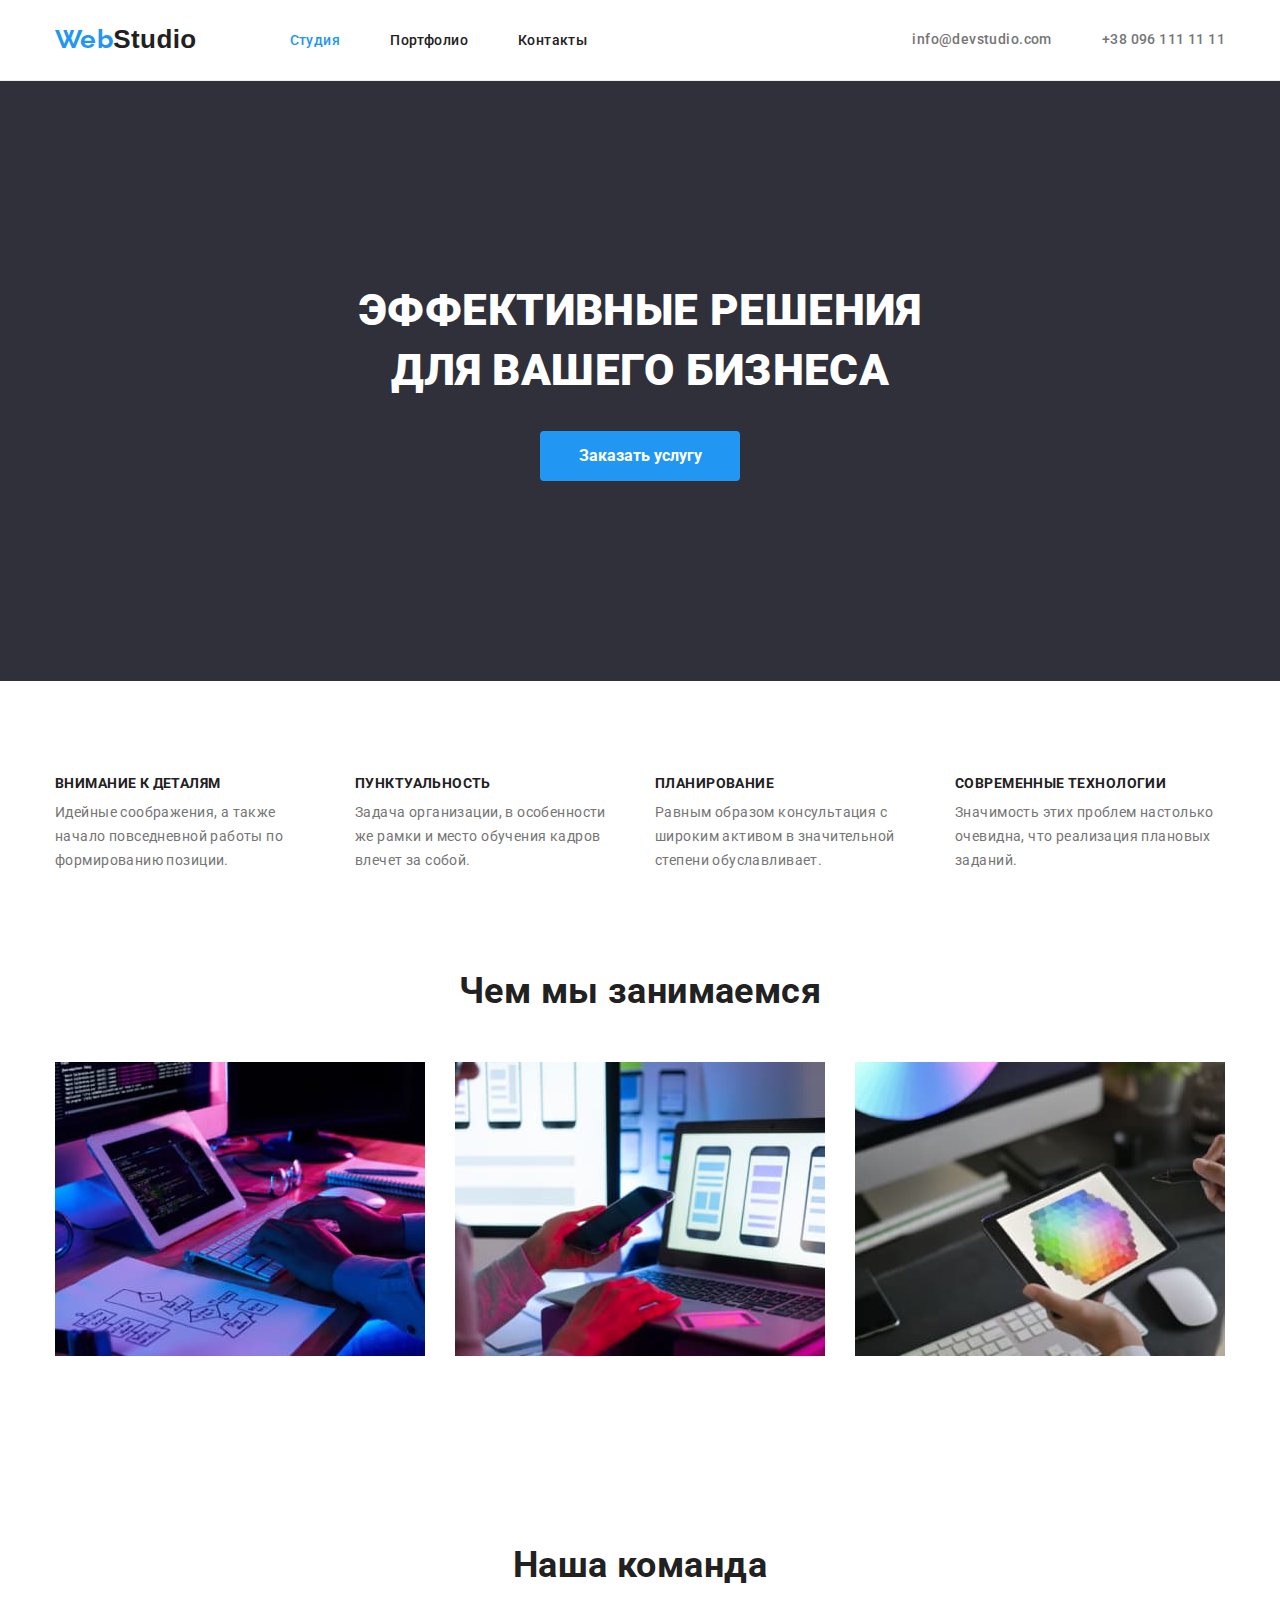
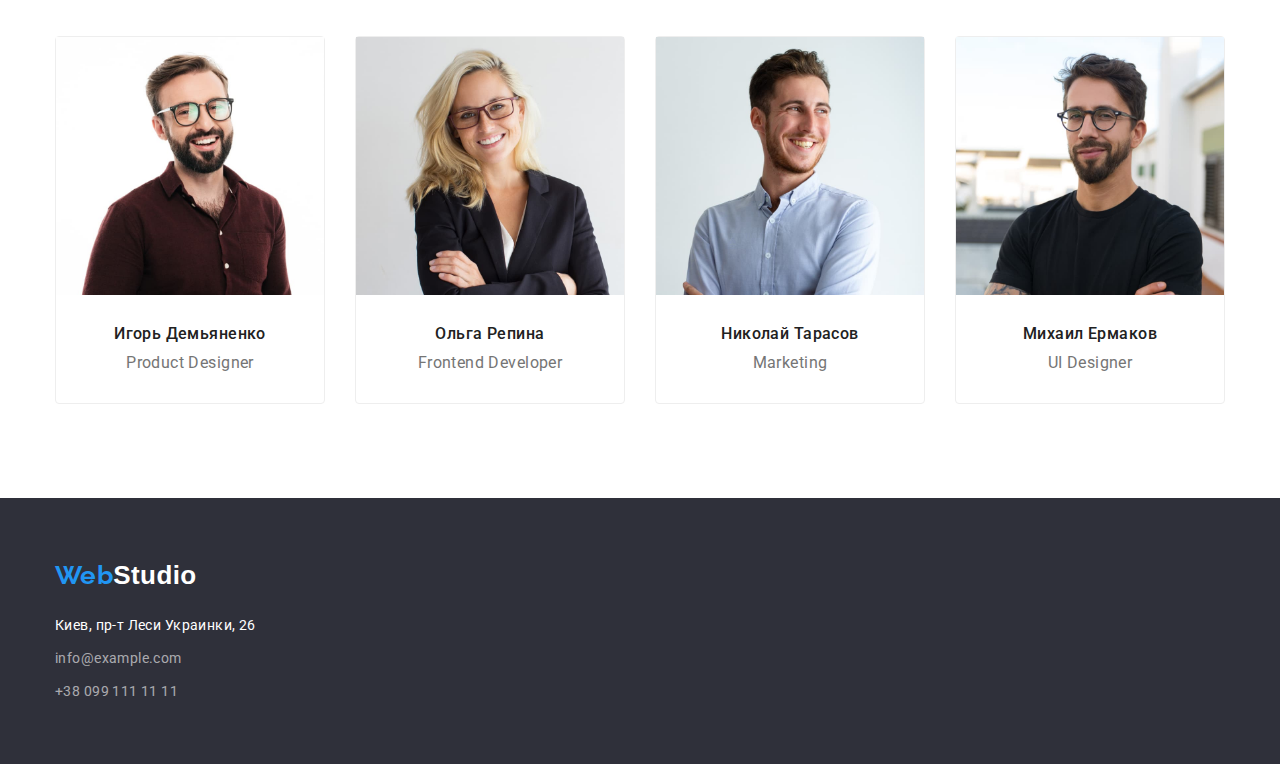
<file: index.html>
<!DOCTYPE html>
<html lang="ru">
<head>
    <meta charset="UTF-8">
    <meta http-equiv="X-UA-Compatible" content="IE=edge">
    <meta name="viewport" content="width=device-width, initial-scale=1.0">
    <title>WebStudio</title>
    <link rel="stylesheet" href="https://cdnjs.cloudflare.com/ajax/libs/modern-normalize/1.0.0/modern-normalize.min.css">
    <link rel="stylesheet" href="./css/styles.css" />
    <link rel="preconnect" href="https://fonts.googleapis.com">
    <link rel="preconnect" href="https://fonts.gstatic.com" crossorigin>
    <link href="https://fonts.googleapis.com/css2?family=Raleway:wght@700&family=Roboto:wght@400;500;700;900&display=swap"
        rel="stylesheet">
</head>
<body>
    <!--Шапка сайта-->
    <header class="page-header">
        <div class="container main-nav">
        <nav class="main-nav">
            <a href="./index.html" class="logo">Web<span class="iteam">Studio</span></a>
            <ul class="site-nav list">
                <li class="item"><a href="./index.html" class="link current">Студия</a></li>
                <li class="item"><a href="./portfolio.html" class="link">Портфолио</a></li>
                <li class="item"><a href="" class="link">Контакты</a></li>
            </ul>
        </nav>
            <ul class="auth-nav list">
                <li class="item"><a href="mainto:info@devstudio.com" class="link">info@devstudio.com</a></li>
                <li class="item"><a href="tel:+380961111111" class="link">+38 096 111 11 11</a></li>
            </ul>
        </div>
    </header>
    <main>
        <!-- Герой-->
    <div>
        <section class="hero">
            <h1 class="hero-title">ЭФФЕКТИВНЫЕ РЕШЕНИЯ </br> ДЛЯ ВАШЕГО БИЗНЕСА</h1>
            <button type="button" class="button">Заказать услугу</button>
        </section>
    </div>
    <section class="section">
        <div class="container">
        <!--<h2 class="section-title">Преимущества</h2>-->
        <ul class="feature-list list">
            <li class="item">
                <h3 class="title">ВНИМАНИЕ К ДЕТАЛЯМ</h3>
                <p class="text">Идейные соображения, а также начало повседневной работы по формированию позиции.</p>
            </li>
            <li class="item">
                <h3 class="title">ПУНКТУАЛЬНОСТЬ</h3>
                <p class="text">Задача организации, в особенности же рамки и место обучения кадров влечет за собой.</p>
            </li>
            <li class="item">
                <h3 class="title">ПЛАНИРОВАНИЕ</h3>
                <p class="text">Равным образом консультация с широким активом в значительной степени обуславливает.</p>
            </li>
            <li class="item">
                <h3 class="title">СОВРЕМЕННЫЕ ТЕХНОЛОГИИ</h3>
                <p class="text">Значимость этих проблем настолько очевидна, что реализация плановых заданий.</p>
            </li>
        </ul>
        </div>
    </section>
    <section class="section">
        <div class="container">
        <h2 class="section-title">Чем мы занимаемся</h2>
        <ul class="section-works list">
            <li class="item">
                <img src="./images/box1.jpg" alt="Рабочая область" width="370" height="294">
            </li>
            <li class="item">
                <img src="./images/box2.jpg" alt="Ноутбук" width="370" height="294">
            </li>
            <li class="item">
                <img src="./images/box3.jpg" alt="Планшет" width="370" height="294">
            </li>
        </ul>
    </section>
    <section class="section">
        <div class="container">
        <h2 class="section-title">Наша команда</h2>
        <ul class="section-team list">
            <li class="item">
                <img src="./images/img1.jpg" alt="Игорь" width="270" height="260">
                <div class="card-text">
                <h3 class="title">Игорь Демьяненко</h3>
                <p class="text">Product Designer</p>
                </div>
            </li>
            <li class="item">
                <img src="./images/img2.jpg" alt="Ольга" width="270" height="260">
                <div class="card-text">
                <h3 class="title">Ольга Репина</h3>
                <p class="text">Frontend Developer</p>
                </div>
            </li>
            <li class="item">
                <img src="./images/img3.jpg" alt="Николай" width="270" height="260">
                <div class="card-text">
                <h3 class="title">Николай Тарасов</h3>
                <p class="text">Marketing</p>
                </div>
            </li>
            <li class="item">
                <img src="./images/img4.jpg" alt="Михаил" width="270" height="260">
                <div class="card-text">
                <h3 class="title">Михаил Ермаков</h3>
                <p class="text">UI Designer</p>
                </div>
            </li>
        </ul>
        </div>
    </section>
    </div>
</main>
<footer class="footer">
    <div class="container">
    <a href="./index.html" class="logo">Web<span class="logos">Studio</span></a>
    <address>
        <ul class="contact-address list">
            <li class="item">Киев, пр-т Леси Украинки, 26</li>
            <li class="item"><a href="mainto:info@example.com" class="address">info@example.com</a></li>
            <li class="item"><a href="tel:+380991111111" class="address">+38 099 111 11 11</a></li>
        </ul>
    </address>
    </div>
</footer>
</body>
</html>
</file>
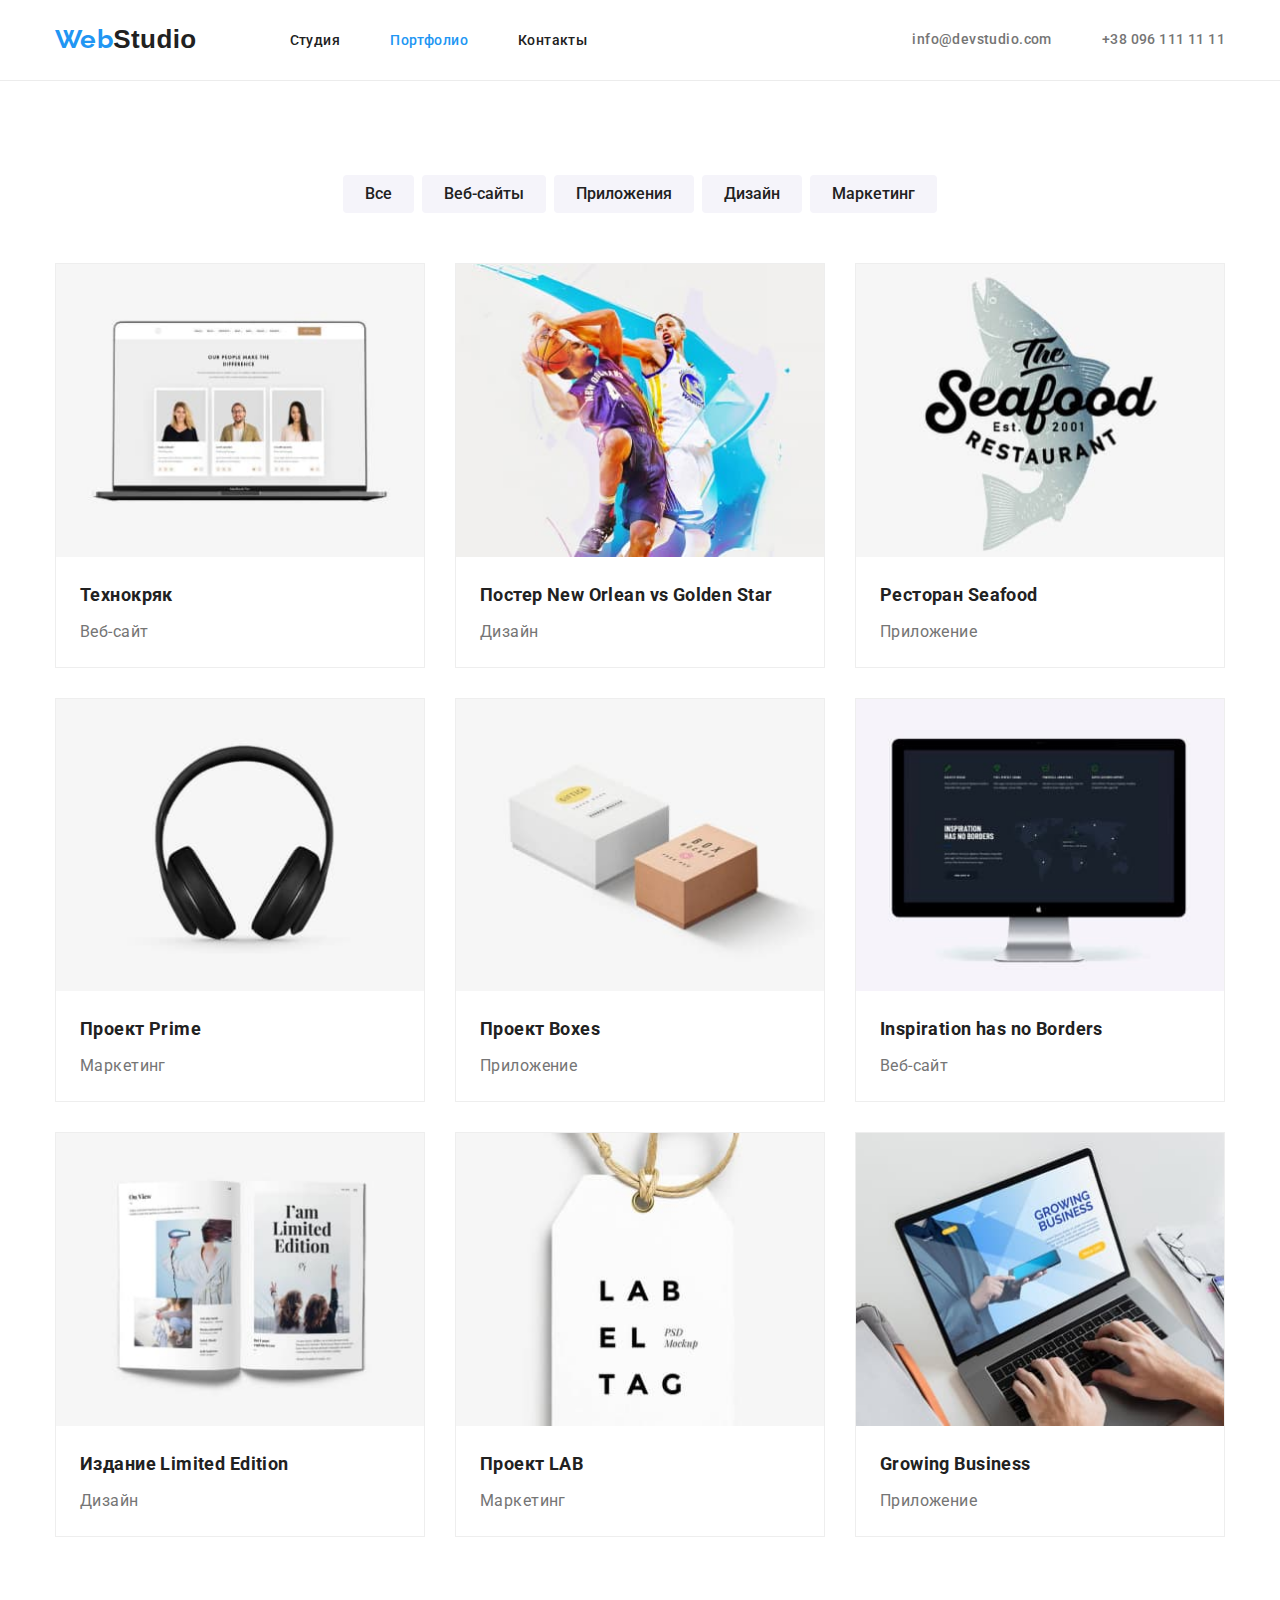
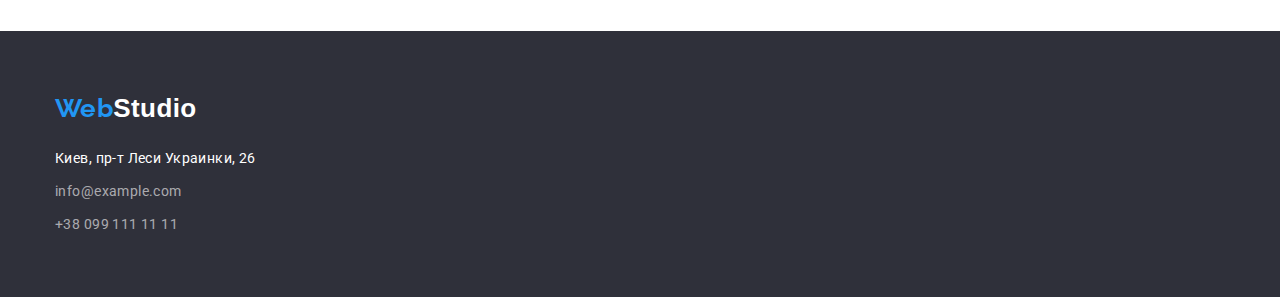
<file: portfolio.html>
<!DOCTYPE html>
<html lang="ru">

<head>
    <meta charset="UTF-8">
    <meta http-equiv="X-UA-Compatible" content="IE=edge">
    <meta name="viewport" content="width=device-width, initial-scale=1.0">
    <title>WebStudio</title>
    <link rel="stylesheet" href="https://cdnjs.cloudflare.com/ajax/libs/modern-normalize/1.0.0/modern-normalize.min.css">
    <link rel="stylesheet" href="./css/styles.css" />
    <link rel="preconnect" href="https://fonts.googleapis.com">
    <link rel="preconnect" href="https://fonts.gstatic.com" crossorigin>
    <link href="https://fonts.googleapis.com/css2?family=Raleway:wght@700&family=Roboto:wght@400;500;700;900&display=swap"
        rel="stylesheet">
</head>

<body>
    <!--Шапка сайта-->
    <header class="page-header">
        <div class="container main-nav">
            <nav class="main-nav">
                <a href="./index.html" class="logo">Web<span class="iteam">Studio</span></a>
                <ul class="site-nav list">
                    <li class="item"><a href="./index.html" class="link">Студия</a></li>
                    <li class="item"><a href="./portfolio.html" class="link current">Портфолио</a></li>
                    <li class="item"><a href="" class="link">Контакты</a></li>
                </ul>
            </nav>
            <ul class="auth-nav list">
                <li class="item"><a href="mainto:info@devstudio.com" class="link">info@devstudio.com</a></li>
                <li class="item"><a href="tel:+380961111111" class="link">+38 096 111 11 11</a></li>
            </ul>
        </div>
    </header>

    <main>
        <section class="section">
            <div class="container">
            <ul class="section-button list">
                <li class="item"><button type="button" class="button-second">Все</button></li>
                <li class="item"><button type="button" class="button-second">Веб-сайты</button></li>
                <li class="item"><button type="button" class="button-second">Приложения</button></li>
                <li class="item"><button type="button" class="button-second">Дизайн</button>
                <li class="item"><button type="button" class="button-second">Маркетинг</button></li>
            </ul>
            </div>
            <div class="container">
            <ul class="portfolio-work list">
                <li class="item">
                    <a href="" class="portfolio"><img src="./images/imgp.jpg" alt="Ноутбук" width="370" height="294">
                        <div class="card-content">
                        <h3 class="project">Технокряк</h3>
                        <p class="work">Веб-сайт</p>
                        </div>
                    </a>    
                </li>
                <li class="item">
                    <a href="" class="portfolio"><img src="./images/imgpo.jpg" alt="Баскетбол" width="370" height="294">
                        <div class="card-content">
                        <h3 class="project">Постер New Orlean vs Golden Star</h3>
                        <p class="work">Дизайн</p>
                        </div>
                    </a>
                </li>
                <li class="item">
                    <a href="" class="portfolio"><img src="./images/imgpor.jpg" alt="Название ресторана" width="370" height="294">
                        <div class="card-content">
                        <h3 class="project">Ресторан Seafood</h3>
                        <p class="work">Приложение</p>
                        </div>
                    </a>
                </li>
                <li class="item">
                    <a href="" class="portfolio">
                        <img src="./images/imgport.jpg" alt="Наушники" width="370" height="294">
                        <div class="card-content">
                        <h3 class="project">Проект Prime</h3>
                        <p class="work">Маркетинг</p>
                        </div>
                    </a>
                </li>
                <li class="item">
                    <a href="" class="portfolio"><img src="./images/imgportf.jpg" alt="Коробки" width="370" height="294">
                        <div class="card-content">
                        <h3 class="project">Проект Boxes</h3>
                        <p class="work">Приложение</p>
                        </div>
                    </a>
                </li>
                <li class="item">
                    <a href="" class="portfolio"><img src="./images/imgportfo.jpg" alt="Екран компа" width="370" height="294">
                        <div class="card-content">
                        <h3 class="project">Inspiration has no Borders</h3>
                        <p class="work">Веб-сайт</p>
                        </div>
                    </a>
                </li>
                <li class="item">
                    <a href="" class="portfolio"><img src="./images/imgportfol.jpg" alt="Журнал" width="370" height="294">
                        <div class="card-content">
                        <h3 class="project">Издание Limited Edition</h3>
                        <p class="work">Дизайн</p>
                        </div>
                    </a>
                </li>
                <li class="item">
                    <a href="" class="portfolio"><img src="./images/imgportfoli.jpg" alt="Емблема" width="370" height="294">
                        <div class="card-content">
                        <h3 class="project">Проект LAB</h3>
                        <p class="work">Маркетинг</p>
                        </div>
                    </a>
                </li>
                <li class="item">
                    <a href="" class="portfolio"><img src="./images/imgportfolio.jpg" alt="Работа за ноутом" width="370" height="294">
                        <div class="card-content">
                        <h3 class="project">Growing Business</h3>
                        <p class="work">Приложение</p>
                        </div>
                    </a>
                </li>
            </ul>
            </div>
        </section>
    </main>
    <footer class="footer">
        <div class="container">
            <a href="./index.html" class="logo">Web<span class="logos">Studio</span></a>
            <address>
                <ul class="contact-address list">
                    <li class="item">Киев, пр-т Леси Украинки, 26</li>
                    <li class="item"><a href="mainto:info@example.com" class="address">info@example.com</a></li>
                    <li class="item"><a href="tel:+380991111111" class="address">+38 099 111 11 11</a></li>
                </ul>
            </address>
        </div>
    </footer>

</body>

</html>
</file>
<file: css/styles.css>
:root {
  --primary-text-color: #212121;
  --title-text-color: #757575;
  --accent-color: #2196f3;
  --white-color: #ffffff;
  --background-button: #f5f4fa;
  --address--: #ffffff99;
  --background-hero: #2f303a;
  --portfolio-work-gap: 30px;
  --border-card: #eeeeee;
  --border-line: #ececec;
}

body {
  background-color: E5E5E5;
  color: var(--title-text-color);

  font-family: Roboto, sans-serif;
  font-size: 14px;
  line-height: 1.71;
  letter-spacing: 0.42px;
}

.list {
  padding: 0px;
  margin: 0px;
  list-style: none;
  font-style: normal;
}

img {
  display: block;
  max-width: 100%;
  height: auto;
}

/* цвет основного текста #212121 */
/* вторичный цвет текста #757575 */
/* белый цвет #FFFFFF */
/* голубой цвет #2196F3 */

/* site nav */
.site-nav {
  display: flex;
  margin-left: 93px;
}

.site-nav .item + .item {
  margin-left: 50px;
}

.site-nav .link {
  display: block;
  padding-top: 32px;
  padding-bottom: 32px;

  color: var(--primary-text-color);

  text-decoration: none;
  font-weight: 500;
  font-size: 14px;
  line-height: 1.17;
}

.main-nav {
  display: flex;
  align-items: center;
}

/*auth-nav*/
.auth-nav {
  display: flex;
  margin-left: auto;
}

.auth-nav .item + .item {
  margin-left: 50px;
}

.auth-nav .link:hover,
.auth-nav .link:focus {
  color: var(--accent-color);
}

.link-list:hover,
.link-list:focus {
  color: var(--accent-color);
}

/*Logo*/
.logo {
  color: var(--accent-color);
  text-decoration: none;
  font-family: Raleway, sans-serif;
  font-size: 26px;
  font-weight: 700;
  line-height: 1.17;
}

.iteam {
  color: var(--primary-text-color);

  font-family: Oleo Script, sans-serif;
  font-size: 26px;
  line-height: 1.38;
}

/* auth nav */
.auth-nav .link {
  display: block;
  padding-top: 32px;
  padding-bottom: 32px;

  color: var(--title-text-color);
  text-decoration: none;

  font-size: 14px;
  line-height: 1.14;
  font-weight: 500;
}

.page-header {
  margin: 0 auto;
  border-bottom: 1px solid var(--border-line);
}

.container {
  width: 1200px;
  padding-left: 15px;
  padding-right: 15px;
  margin: 0 auto;
}

/* Hero */

.hero {
  text-align: center;
  background-color: var(--background-hero);
  padding-top: 200px;
  padding-bottom: 200px;
}

.hero-title {
  margin-top: 0px;
  margin-bottom: 30px;
  color: var(--white-color);

  font-weight: 900;
  font-size: 44px;
  line-height: 1.36;
}

.section-title {
  margin-top: 0px;
  margin-bottom: 50px;

  color: var(--primary-text-color);

  font-weight: 700;
  font-size: 36px;
  line-height: 1.17;
  text-align: center;
}

.title {
  margin-top: 0px;
  margin-bottom: 10px;

  color: var(--primary-text-color);

  font-weight: 700;
  font-size: 14px;
  line-height: 1.17;
}

.text {
  margin-top: 0px;
  margin-bottom: 0px;
}

.site-nav .link.current {
  color: var(--accent-color);
}

.feature-list {
  display: flex;
  align-items: center;
}

.feature-list .item {
  display: block;
  width: 270px;
  height: 101px;
}

.feature-list .item + .item {
  margin-left: 30px;
}

.section-works {
  display: flex;
}

.section-works .item + .item {
  margin-left: 30px;
}

.section-team {
  display: flex;
  text-align: center;
}

.section-team > .item {
  border-radius: 4px;
  border: 1px solid var(--border-card);
}

.section-team .item + .item {
  margin-left: 30px;
}

.card-text {
  padding-top: 30px;
  padding-bottom: 30px;
}

.section-team .title {
  font-weight: 500;
  font-size: 16px;
  line-height: 1.17;
}

.section-team .text {
  font-size: 16px;
  line-height: 1.17;
}

.section {
  padding-top: 94px;
}

.section:nth-child(n + 3) {
  padding-bottom: 94px;
}

.section:last-child {
  padding-bottom: 94px;
}

.button {
  display: inline-block;
  border-radius: 4px;
  padding: 10px 32px;
  min-width: 200px;
  border: 0px solid transparent;

  color: var(--white-color);
  background-color: var(--accent-color);

  cursor: pointer;
  font-family: inherit;
  font-weight: 700;
  font-size: 16px;
  line-height: 1.88;
  text-align: center;
}

.button-second {
  display: inline-block;
  border-radius: 4px;
  padding: 6px 22px;
  border: 0px solid transparent;

  color: var(--primary-text-color);
  background-color: var(--background-button);
  cursor: pointer;
  font-family: inherit;
  font-weight: 500;
  font-size: 16px;
  line-height: 1.63;
  text-align: center;
}

.button-second:hover,
.button-second:focus {
  color: var(--white-color);
  background-color: var(--accent-color);
}

.section-button {
  display: flex;
  justify-content: center;
  margin-bottom: 50px;
}

.section-button .item + .item {
  margin-left: 8px;
}

.portfolio-work {
  display: flex;
  flex-wrap: wrap;

  margin-left: calc(-1 * var(--portfolio-work-gap));
  margin-top: calc(-1 * var(--portfolio-work-gap));
}

.portfolio-work > .item {
  flex-basis: calc(100% / 3 - 30px);
  margin-left: var(--portfolio-work-gap);
  margin-top: var(--portfolio-work-gap);
}

.project {
  margin-bottom: 4px;
  margin-top: 0px;
  color: var(--primary-text-color);

  font-weight: 700;
  font-size: 18px;
  line-height: 2;
}

.work {
  margin-top: 0px;
  margin-bottom: 0px;

  color: var(--title-text-color);

  font-size: 16px;
  line-height: 1.88;
}

.portfolio {
  text-decoration: none;
  display: block;
  max-width: 100%;
  height: auto;
  border: 1px solid var(--border-card);
}

.card-content {
  padding: 20px 24px;
}

.footer {
  border: var(--background-hero);
  background-color: #2f303a;
  color: var(--white-color);
  text-decoration: none;
  padding-top: 60px;
  padding-bottom: 60px;
}

.address:hover,
.address:focus {
  color: var(--accent-color);
}

.logos {
  color: var(--white-color);

  font-family: Oleo Script, sans-serif;
  font-size: 26px;
  line-height: 1.38;
}

.address {
  color: var(--address--);
  text-decoration: none;
}

.contact-address {
  margin-top: 20px;
}

.contact-address .item + .item {
  margin-top: 9px;
}
</file>
